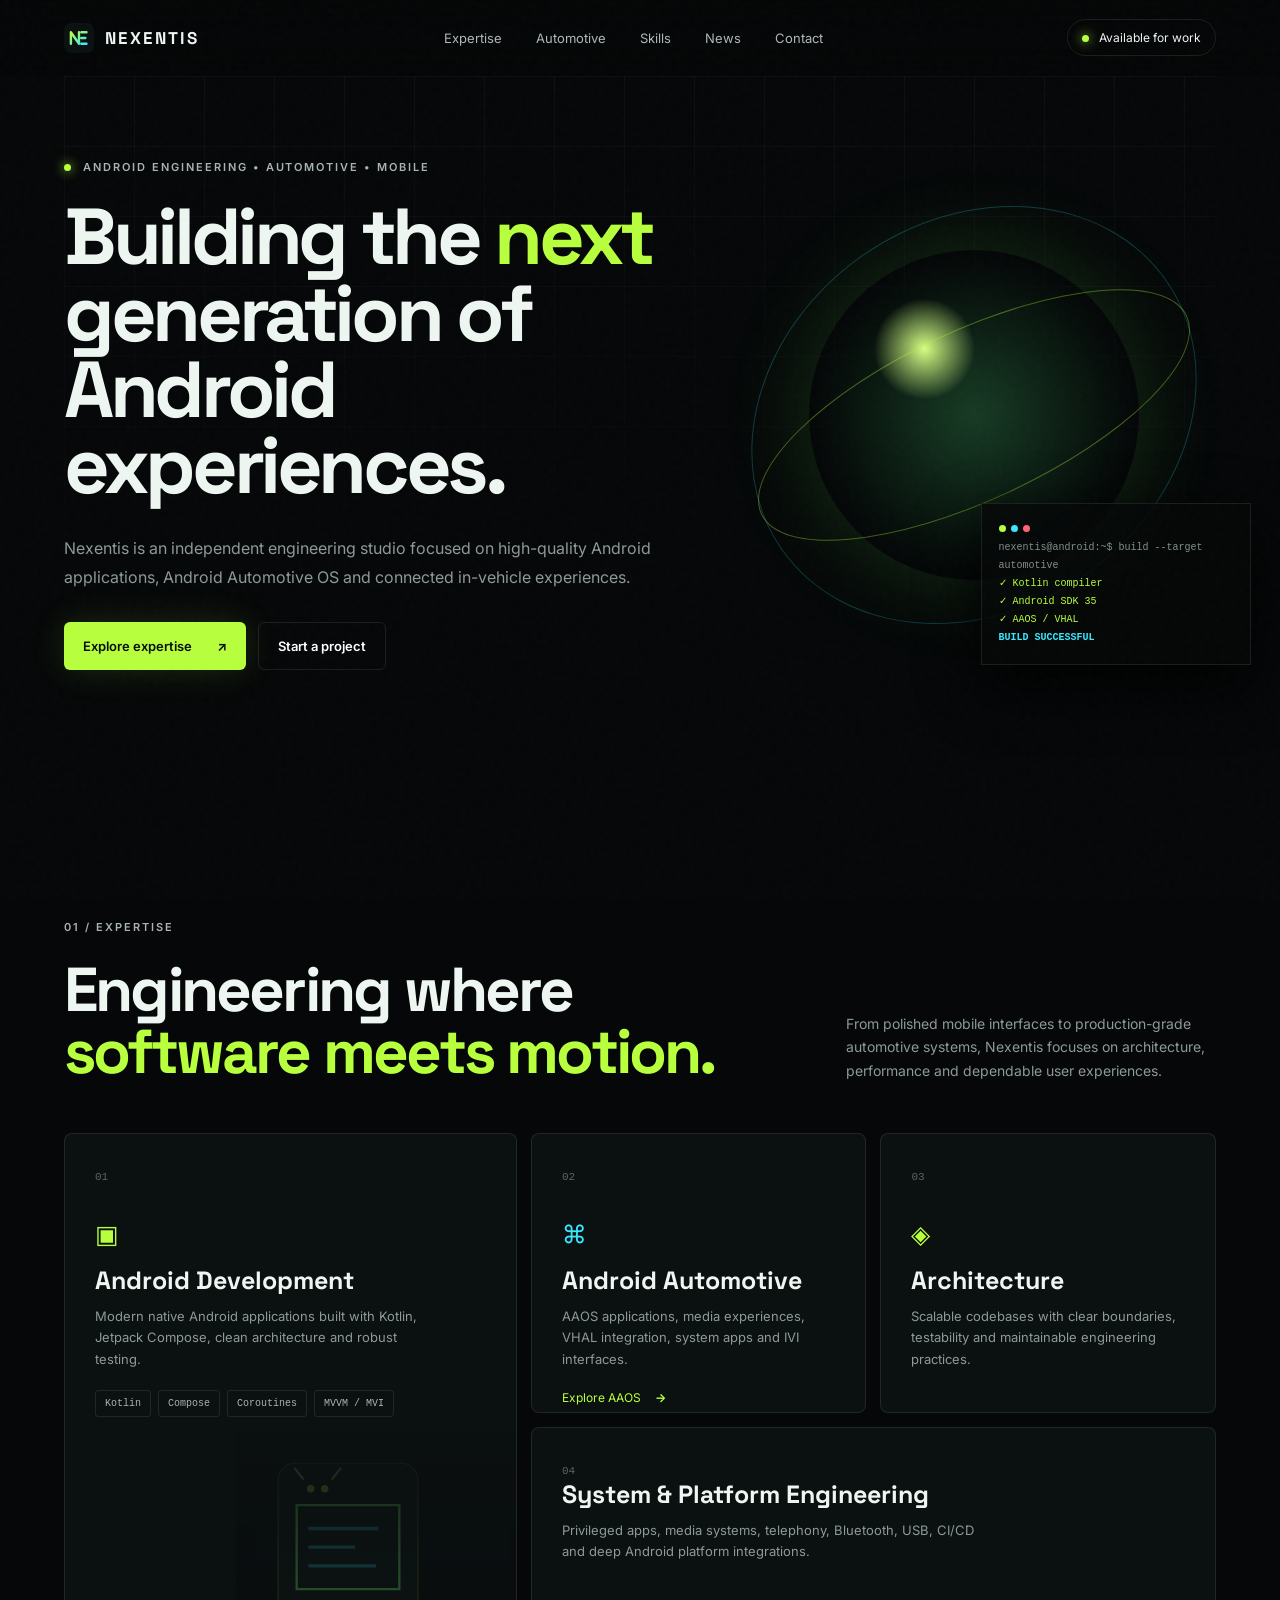
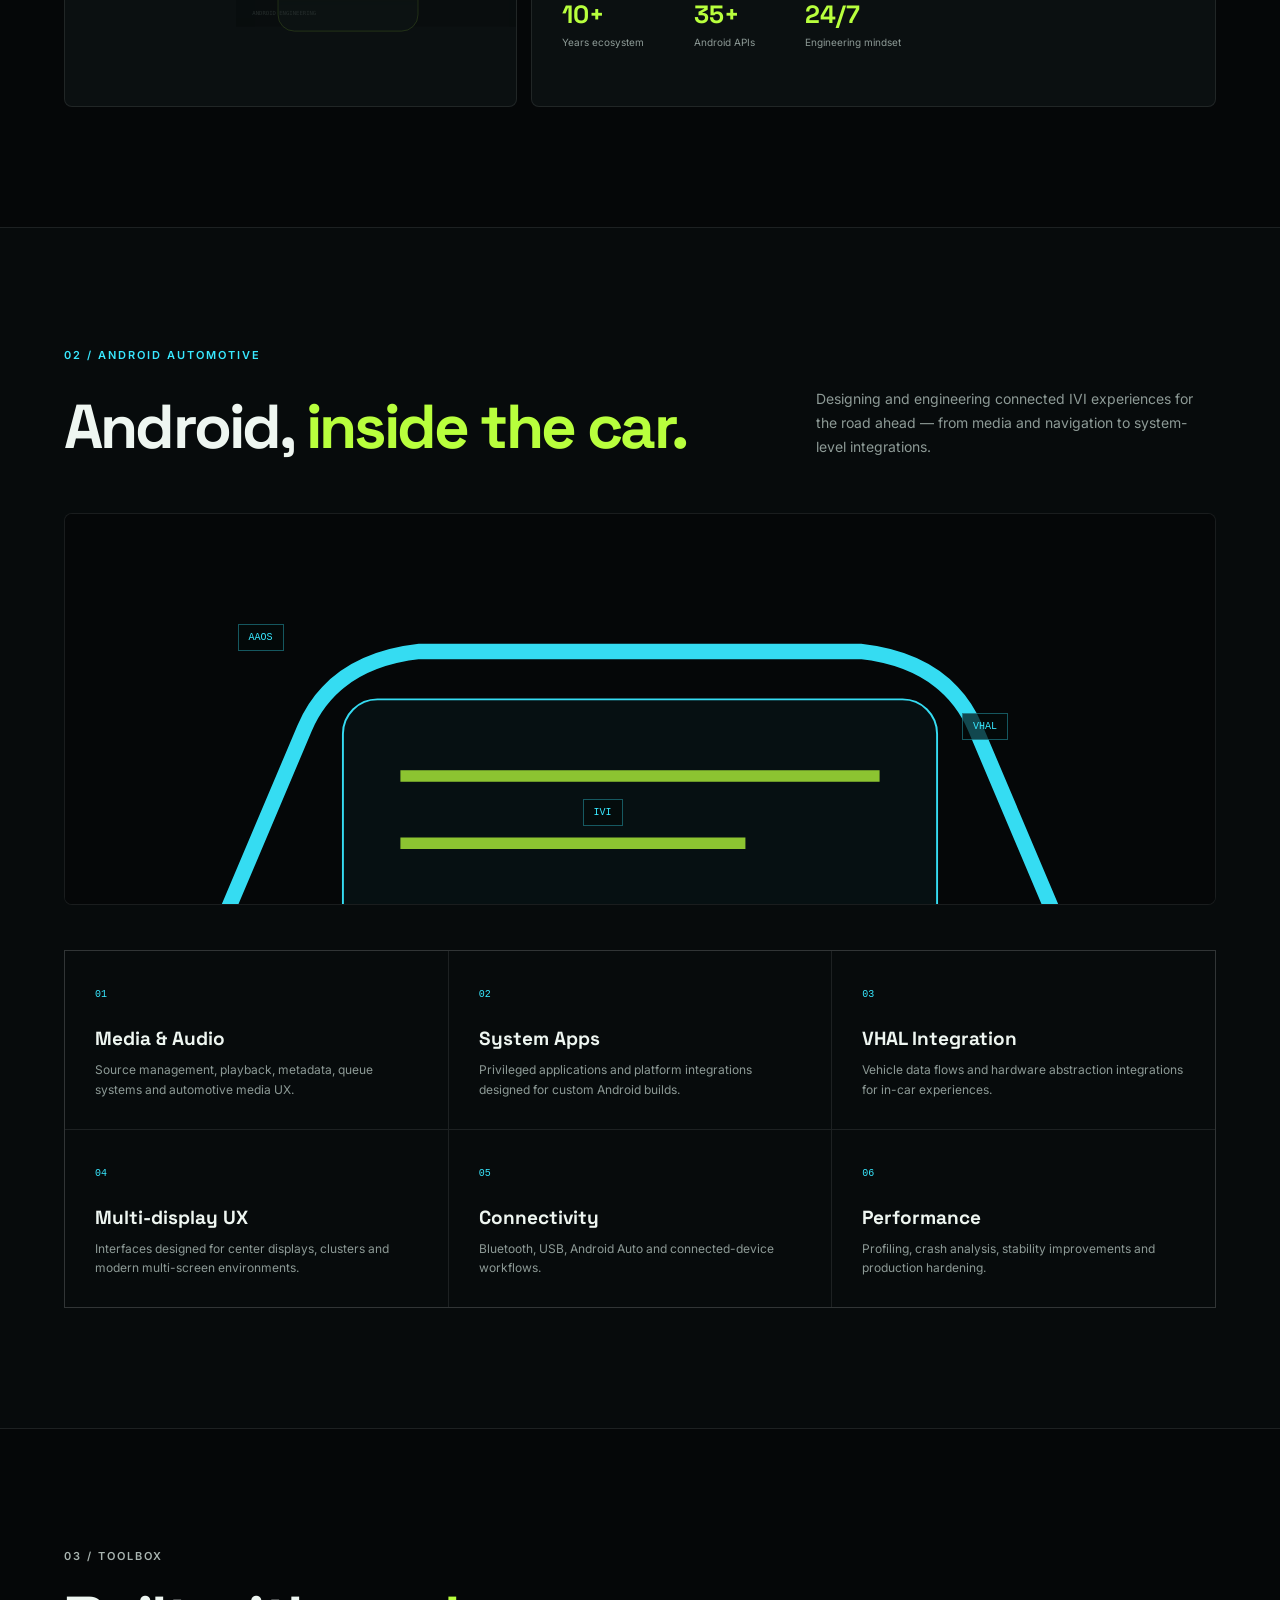
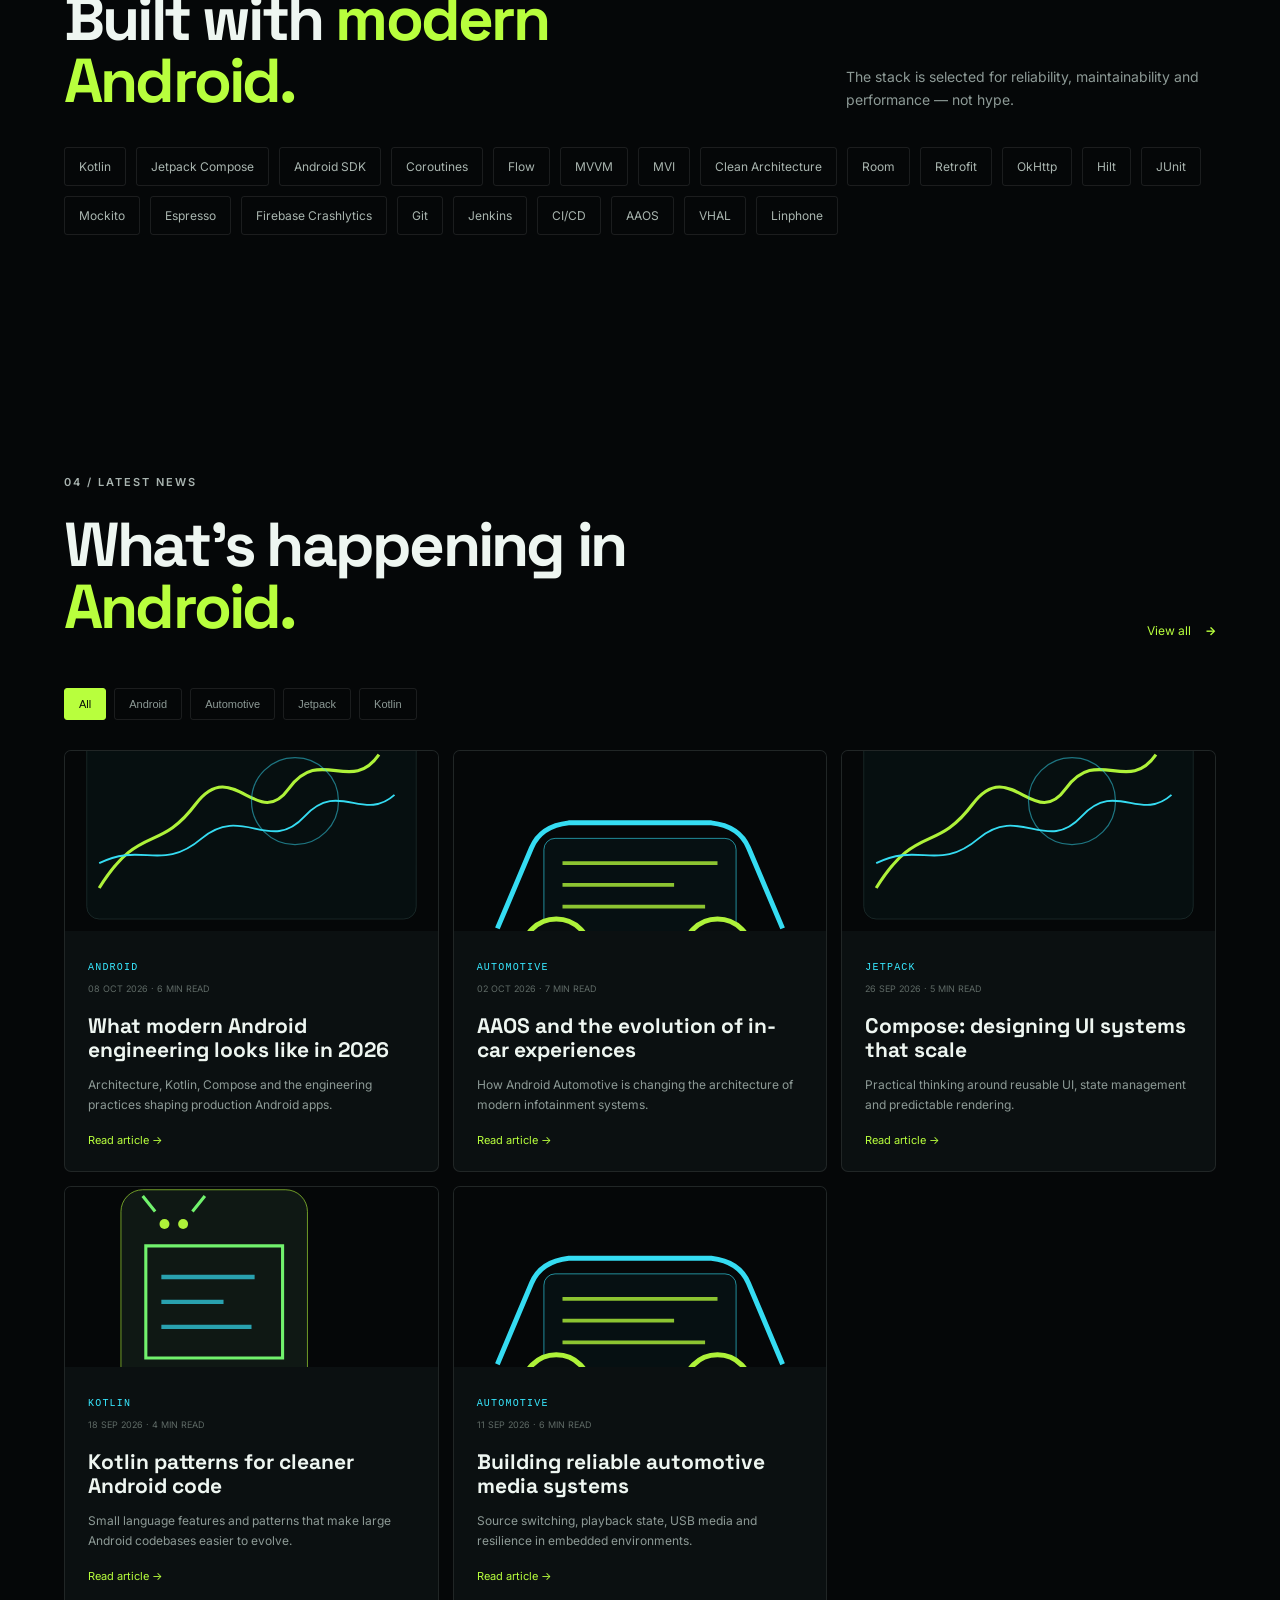
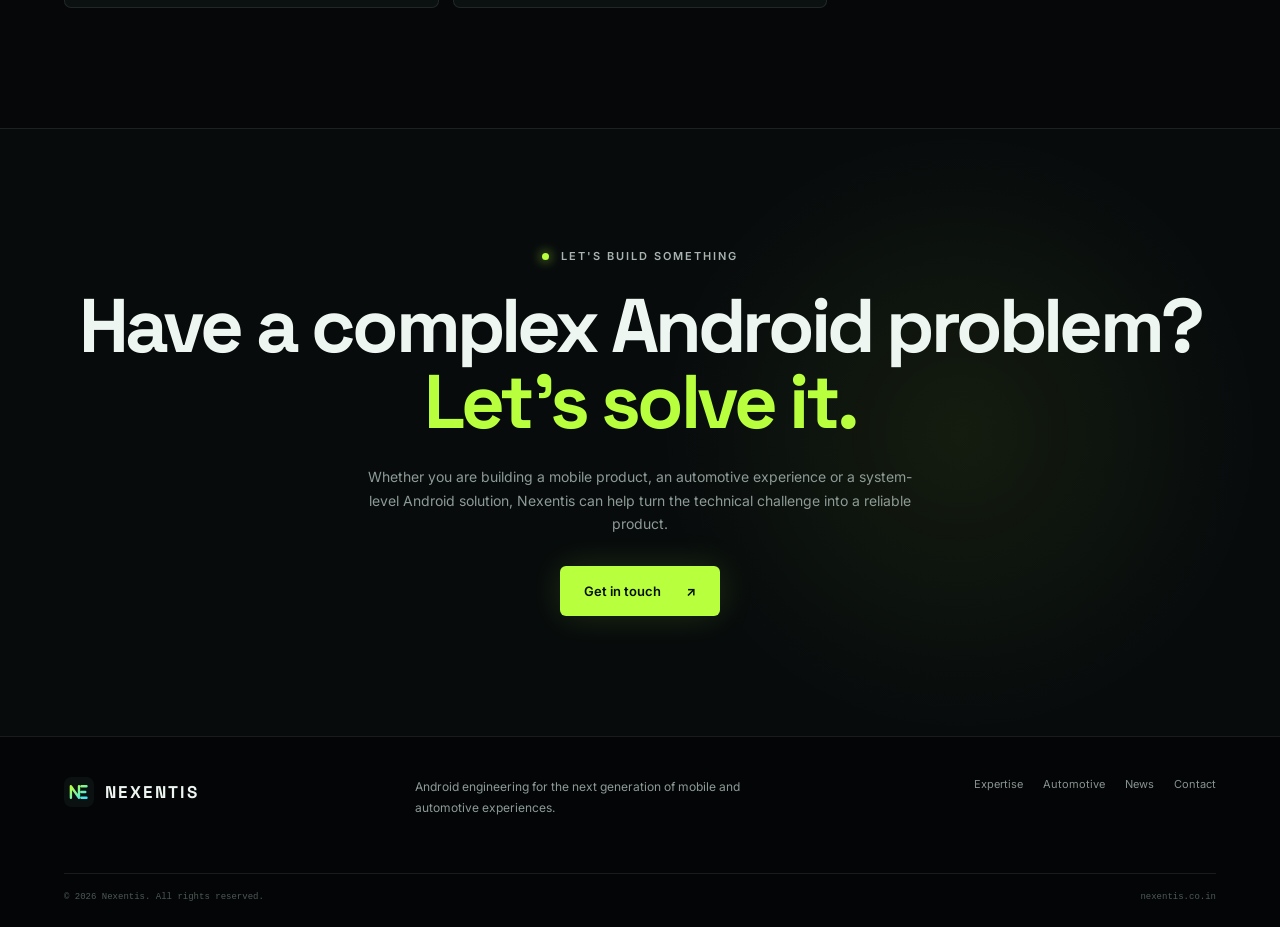
<file: index.html>
<!DOCTYPE html>
<html lang="en">
<head>
  <meta charset="UTF-8">
  <meta name="viewport" content="width=device-width, initial-scale=1.0">
  <meta name="description" content="Nexentis — Android development, Android Automotive and modern mobile engineering.">
  <meta name="theme-color" content="#050708">
  <title>Nexentis — Android & Automotive Engineering</title>
  <link rel="preconnect" href="https://fonts.googleapis.com">
  <link rel="preconnect" href="https://fonts.gstatic.com" crossorigin>
  <link href="https://fonts.googleapis.com/css2?family=Inter:wght@400;500;600;700&family=Space+Grotesk:wght@400;500;600;700&display=swap" rel="stylesheet">
  <link rel="stylesheet" href="style.css">
</head>
<body>
  <div class="noise"></div>

  <header class="site-header" id="header">
    <a class="brand" href="#home" aria-label="Nexentis home">
      <img src="[data-uri]" alt="Nexentis logo">
      <span>NEXENTIS</span>
    </a>
    <button class="menu-toggle" id="menuToggle" aria-label="Open menu">☰</button>
    <nav id="nav">
      <a href="#expertise">Expertise</a>
      <a href="#automotive">Automotive</a>
      <a href="#skills">Skills</a>
      <a href="#news">News</a>
      <a href="#contact">Contact</a>
    </nav>
    <a class="header-cta" href="#contact"><span></span> Available for work</a>
  </header>

  <main>
    <section class="hero section" id="home">
      <div class="hero-grid"></div>
      <div class="hero-copy">
        <div class="eyebrow"><span class="pulse"></span> ANDROID ENGINEERING • AUTOMOTIVE • MOBILE</div>
        <h1>Building the <em>next</em> generation of Android experiences.</h1>
        <p class="hero-text">Nexentis is an independent engineering studio focused on high-quality Android applications, Android Automotive OS and connected in-vehicle experiences.</p>
        <div class="hero-actions">
          <a class="btn btn-primary" href="#expertise">Explore expertise <b>↗</b></a>
          <a class="btn btn-ghost" href="#contact">Start a project</a>
        </div>
      </div>
      <div class="hero-visual">
        <div class="orb"></div>
        <div class="orbit orbit-a"></div>
        <div class="orbit orbit-b"></div>
        <div class="hero-terminal">
          <div><span class="dot green"></span><span class="dot cyan"></span><span class="dot red"></span></div>
          <code><span>nexentis</span>@android:~$ build --target automotive<br>
          <i>✓ Kotlin compiler</i><br>
          <i>✓ Android SDK 35</i><br>
          <i>✓ AAOS / VHAL</i><br>
          <strong>BUILD SUCCESSFUL</strong></code>
        </div>
      </div>
    </section>

    <section class="section" id="expertise">
      <div class="section-heading">
        <div>
          <div class="eyebrow">01 / EXPERTISE</div>
          <h2>Engineering where <span>software meets motion.</span></h2>
        </div>
        <p>From polished mobile interfaces to production-grade automotive systems, Nexentis focuses on architecture, performance and dependable user experiences.</p>
      </div>

      <div class="bento">
        <article class="feature-card android">
          <div class="card-glow"></div>
          <div class="card-content">
            <span class="number">01</span>
            <div class="icon-box">▣</div>
            <h3>Android Development</h3>
            <p>Modern native Android applications built with Kotlin, Jetpack Compose, clean architecture and robust testing.</p>
            <div class="tags"><span>Kotlin</span><span>Compose</span><span>Coroutines</span><span>MVVM / MVI</span></div>
          </div>
          <img src="[data-uri]" alt="" aria-hidden="true">
        </article>

        <article class="feature-card">
          <div class="card-content">
            <span class="number">02</span>
            <div class="icon-box cyan">⌘</div>
            <h3>Android Automotive</h3>
            <p>AAOS applications, media experiences, VHAL integration, system apps and IVI interfaces.</p>
            <a class="text-link" href="#automotive">Explore AAOS <b>→</b></a>
          </div>
        </article>

        <article class="feature-card">
          <div class="card-content">
            <span class="number">03</span>
            <div class="icon-box">◈</div>
            <h3>Architecture</h3>
            <p>Scalable codebases with clear boundaries, testability and maintainable engineering practices.</p>
          </div>
        </article>

        <article class="feature-card wide">
          <div class="card-content">
            <span class="number">04</span>
            <h3>System & Platform Engineering</h3>
            <p>Privileged apps, media systems, telephony, Bluetooth, USB, CI/CD and deep Android platform integrations.</p>
            <div class="mini-stats"><div><b>10+</b><small>Years ecosystem</small></div><div><b>35+</b><small>Android APIs</small></div><div><b>24/7</b><small>Engineering mindset</small></div></div>
          </div>
        </article>
      </div>
    </section>

    <section class="dark-section" id="automotive">
      <div class="section automotive-section">
        <div class="eyebrow cyan-text">02 / ANDROID AUTOMOTIVE</div>
        <div class="auto-heading">
          <h2>Android, <span>inside the car.</span></h2>
          <p>Designing and engineering connected IVI experiences for the road ahead — from media and navigation to system-level integrations.</p>
        </div>

        <div class="dashboard-art">
          <img src="[data-uri]" alt="Abstract futuristic automotive dashboard">
          <div class="dashboard-label label-a">AAOS</div>
          <div class="dashboard-label label-b">VHAL</div>
          <div class="dashboard-label label-c">IVI</div>
        </div>

        <div class="capability-grid">
          <div><b>01</b><h3>Media & Audio</h3><p>Source management, playback, metadata, queue systems and automotive media UX.</p></div>
          <div><b>02</b><h3>System Apps</h3><p>Privileged applications and platform integrations designed for custom Android builds.</p></div>
          <div><b>03</b><h3>VHAL Integration</h3><p>Vehicle data flows and hardware abstraction integrations for in-car experiences.</p></div>
          <div><b>04</b><h3>Multi-display UX</h3><p>Interfaces designed for center displays, clusters and modern multi-screen environments.</p></div>
          <div><b>05</b><h3>Connectivity</h3><p>Bluetooth, USB, Android Auto and connected-device workflows.</p></div>
          <div><b>06</b><h3>Performance</h3><p>Profiling, crash analysis, stability improvements and production hardening.</p></div>
        </div>
      </div>
    </section>

    <section class="section" id="skills">
      <div class="section-heading compact">
        <div><div class="eyebrow">03 / TOOLBOX</div><h2>Built with <span>modern Android.</span></h2></div>
        <p>The stack is selected for reliability, maintainability and performance — not hype.</p>
      </div>
      <div class="skill-cloud">
        <span>Kotlin</span><span>Jetpack Compose</span><span>Android SDK</span><span>Coroutines</span><span>Flow</span><span>MVVM</span><span>MVI</span><span>Clean Architecture</span><span>Room</span><span>Retrofit</span><span>OkHttp</span><span>Hilt</span><span>JUnit</span><span>Mockito</span><span>Espresso</span><span>Firebase Crashlytics</span><span>Git</span><span>Jenkins</span><span>CI/CD</span><span>AAOS</span><span>VHAL</span><span>Linphone</span></div>
    </section>

    <section class="section news-section" id="news">
      <div class="section-heading">
        <div><div class="eyebrow">04 / LATEST NEWS</div><h2>What’s happening in <span>Android.</span></h2></div>
        <a class="text-link" href="#news">View all <b>→</b></a>
      </div>
      <div class="filter-bar" id="filters">
        <button class="active" data-filter="all">All</button>
        <button data-filter="android">Android</button>
        <button data-filter="automotive">Automotive</button>
        <button data-filter="jetpack">Jetpack</button>
        <button data-filter="kotlin">Kotlin</button>
      </div>
      <div class="news-grid" id="newsGrid">
        <article class="news-card" data-tags="android kotlin">
          <img src="[data-uri]" alt="">
          <div class="news-body"><span>ANDROID</span><small>08 OCT 2026 · 6 MIN READ</small><h3>What modern Android engineering looks like in 2026</h3><p>Architecture, Kotlin, Compose and the engineering practices shaping production Android apps.</p><a href="#contact">Read article →</a></div>
        </article>
        <article class="news-card" data-tags="automotive">
          <img src="[data-uri]" alt="">
          <div class="news-body"><span>AUTOMOTIVE</span><small>02 OCT 2026 · 7 MIN READ</small><h3>AAOS and the evolution of in-car experiences</h3><p>How Android Automotive is changing the architecture of modern infotainment systems.</p><a href="#contact">Read article →</a></div>
        </article>
        <article class="news-card" data-tags="jetpack android">
          <img src="[data-uri]" alt="">
          <div class="news-body"><span>JETPACK</span><small>26 SEP 2026 · 5 MIN READ</small><h3>Compose: designing UI systems that scale</h3><p>Practical thinking around reusable UI, state management and predictable rendering.</p><a href="#contact">Read article →</a></div>
        </article>
        <article class="news-card" data-tags="kotlin android">
          <img src="[data-uri]" alt="">
          <div class="news-body"><span>KOTLIN</span><small>18 SEP 2026 · 4 MIN READ</small><h3>Kotlin patterns for cleaner Android code</h3><p>Small language features and patterns that make large Android codebases easier to evolve.</p><a href="#contact">Read article →</a></div>
        </article>
        <article class="news-card" data-tags="automotive android">
          <img src="[data-uri]" alt="">
          <div class="news-body"><span>AUTOMOTIVE</span><small>11 SEP 2026 · 6 MIN READ</small><h3>Building reliable automotive media systems</h3><p>Source switching, playback state, USB media and resilience in embedded environments.</p><a href="#contact">Read article →</a></div>
        </article>
      </div>
    </section>

    <section class="cta-section" id="contact">
      <div class="section cta-inner">
        <div class="eyebrow"><span class="pulse"></span> LET'S BUILD SOMETHING</div>
        <h2>Have a complex Android problem?<br><span>Let's solve it.</span></h2>
        <p>Whether you are building a mobile product, an automotive experience or a system-level Android solution, Nexentis can help turn the technical challenge into a reliable product.</p>
        <a class="btn btn-primary large" href="mailto:hello@nexentis.co.in">Get in touch <b>↗</b></a>
      </div>
    </section>
  </main>

  <footer>
    <div class="footer-top">
      <a class="brand" href="#home"><img src="[data-uri]" alt=""><span>NEXENTIS</span></a>
      <p>Android engineering for the next generation of mobile and automotive experiences.</p>
      <div class="footer-links"><a href="#expertise">Expertise</a><a href="#automotive">Automotive</a><a href="#news">News</a><a href="#contact">Contact</a></div>
    </div>
    <div class="footer-bottom"><span>© 2026 Nexentis. All rights reserved.</span><span>nexentis.co.in</span></div>
  </footer>

  <script src="script.js"></script>
</body>
</html>
</file>
<file: style.css>
:root{
  --bg:#050708;--panel:#0b1011;--panel2:#0e1516;--text:#eef6f1;--muted:#8d9a96;
  --green:#b8ff3d;--green2:#78ff73;--cyan:#38e8ff;--line:rgba(255,255,255,.09);
  --font-display:"Space Grotesk",sans-serif;--font-body:"Inter",sans-serif;
}
*{box-sizing:border-box;margin:0;padding:0}
html{scroll-behavior:smooth}
body{background:var(--bg);color:var(--text);font-family:var(--font-body);overflow-x:hidden}
a{color:inherit;text-decoration:none}
.noise{position:fixed;inset:0;pointer-events:none;opacity:.035;z-index:100;background-image:url("data:image/svg+xml,%3Csvg viewBox='0 0 180 180' xmlns='http://www.w3.org/2000/svg'%3E%3Cfilter id='n'%3E%3CfeTurbulence type='fractalNoise' baseFrequency='.9' numOctaves='3' stitchTiles='stitch'/%3E%3C/filter%3E%3Crect width='100%25' height='100%25' filter='url(%23n)' opacity='.6'/%3E%3C/svg%3E")}
.site-header{position:fixed;top:0;left:0;right:0;height:76px;display:flex;align-items:center;padding:0 5%;z-index:50;background:rgba(5,7,8,.72);backdrop-filter:blur(18px);border-bottom:1px solid transparent;transition:.3s}
.site-header.scrolled{border-color:var(--line)}
.brand{display:flex;align-items:center;gap:11px;font:700 17px var(--font-display);letter-spacing:.14em}
.brand img{width:30px;height:30px}
nav{display:flex;gap:34px;margin:auto;font-size:13px;color:#aeb9b5}
nav a{transition:.2s}nav a:hover{color:var(--green)}
.header-cta{font-size:12px;border:1px solid var(--line);padding:10px 14px;border-radius:999px}
.header-cta span,.pulse{display:inline-block;width:7px;height:7px;border-radius:50%;background:var(--green);box-shadow:0 0 12px var(--green);margin-right:7px}
.menu-toggle{display:none;background:none;border:0;color:white;font-size:25px}
.section{width:min(1180px,90%);margin:auto;padding:120px 0}
.hero{min-height:800px;display:flex;align-items:center;position:relative;padding-top:150px}
.hero-grid{position:absolute;inset:76px 0 0;background-image:linear-gradient(rgba(255,255,255,.035) 1px,transparent 1px),linear-gradient(90deg,rgba(255,255,255,.035) 1px,transparent 1px);background-size:70px 70px;mask-image:linear-gradient(to bottom,black,transparent 80%);pointer-events:none}
.hero-copy{width:58%;position:relative;z-index:2}
.eyebrow{font:600 11px var(--font-body);letter-spacing:.18em;color:#a9b4b0;margin-bottom:25px}
.cyan-text{color:var(--cyan)}
h1,h2,h3{font-family:var(--font-display)}
h1{font-size:clamp(50px,6.2vw,86px);line-height:.96;letter-spacing:-.055em;max-width:850px}
h1 em{font-style:normal;color:var(--green)}
.hero-text{font-size:16px;line-height:1.8;color:var(--muted);max-width:650px;margin:30px 0}
.hero-actions{display:flex;gap:12px}
.btn{display:inline-flex;align-items:center;gap:25px;padding:15px 19px;border-radius:6px;font-size:13px;font-weight:600}
.btn-primary{background:var(--green);color:#071006;box-shadow:0 0 35px rgba(184,255,61,.14)}
.btn-primary:hover{box-shadow:0 0 45px rgba(184,255,61,.32);transform:translateY(-1px)}
.btn-ghost{border:1px solid var(--line);color:white}.btn-ghost:hover{border-color:#52605b}
.hero-visual{position:absolute;right:-3%;width:48%;height:560px;display:grid;place-items:center}
.orb{width:330px;height:330px;border-radius:50%;background:radial-gradient(circle at 35% 30%,#d7ff83,transparent 16%),radial-gradient(circle,#173b24 0,#07110c 55%,transparent 70%);box-shadow:0 0 90px rgba(108,255,88,.16)}
.orbit{position:absolute;border:1px solid rgba(184,255,61,.35);border-radius:50%;transform:rotate(-25deg)}
.orbit-a{width:470px;height:170px}.orbit-b{width:390px;height:470px;transform:rotate(55deg);border-color:rgba(56,232,255,.22)}
.hero-terminal{position:absolute;right:0;bottom:30px;width:270px;padding:17px;background:rgba(5,8,8,.84);border:1px solid var(--line);box-shadow:0 20px 60px #000;font:10px monospace;color:#82908b;line-height:1.8}
.hero-terminal i{color:var(--green);font-style:normal}.hero-terminal strong{color:var(--cyan)}.dot{width:7px;height:7px;border-radius:50%;display:inline-block;margin-right:5px}.dot.green{background:var(--green)}.dot.cyan{background:var(--cyan)}.dot.red{background:#ff6377}
.section-heading{display:flex;justify-content:space-between;gap:50px;align-items:end;margin-bottom:50px}.section-heading>div{max-width:720px}.section-heading h2,.auto-heading h2{font-size:clamp(38px,5vw,62px);line-height:1;letter-spacing:-.045em}.section-heading h2 span,.auto-heading h2 span{color:var(--green)}.section-heading>p{max-width:370px;color:var(--muted);line-height:1.7;font-size:14px}
.bento{display:grid;grid-template-columns:1.35fr 1fr 1fr;grid-auto-rows:280px;gap:14px}
.feature-card{background:var(--panel);border:1px solid var(--line);border-radius:8px;position:relative;overflow:hidden;transition:.35s}
.feature-card:hover{border-color:rgba(184,255,61,.4);box-shadow:0 15px 60px rgba(0,0,0,.25);transform:translateY(-3px)}
.feature-card.android{grid-row:span 2}.feature-card.wide{grid-column:span 2}
.card-content{padding:30px;position:relative;z-index:2}.number{font:11px monospace;color:#59645f}.icon-box{margin:35px 0 15px;color:var(--green);font-size:25px}.icon-box.cyan{color:var(--cyan)}
.feature-card h3{font-size:25px;margin-bottom:10px}.feature-card p{font-size:13px;line-height:1.65;color:var(--muted);max-width:430px}.feature-card.android p{max-width:330px}
.feature-card>img{position:absolute;right:0;bottom:0;width:62%;height:62%;opacity:.4;mask-image:linear-gradient(to top,black,transparent 95%)}.tags{display:flex;gap:7px;flex-wrap:wrap;margin-top:20px}.tags span,.skill-cloud span{font:10px monospace;color:#a9b5af;border:1px solid var(--line);padding:7px 9px;border-radius:3px}
.text-link{font-size:12px;color:var(--green);display:inline-flex;gap:14px;margin-top:20px}.mini-stats{display:flex;gap:50px;margin-top:35px}.mini-stats b{display:block;font:700 25px var(--font-display);color:var(--green)}.mini-stats small{color:var(--muted);font-size:10px}
.dark-section{background:#070b0c;border-top:1px solid var(--line);border-bottom:1px solid var(--line)}
.auto-heading{display:flex;justify-content:space-between;align-items:end;gap:50px}.auto-heading p{max-width:400px;color:var(--muted);line-height:1.7;font-size:14px}
.dashboard-art{margin:55px 0 45px;position:relative;border:1px solid var(--line);border-radius:8px;overflow:hidden;background:#030708}.dashboard-art img{display:block;width:100%;height:390px;object-fit:cover}.dashboard-label{position:absolute;font:10px monospace;color:var(--cyan);border:1px solid rgba(56,232,255,.35);padding:7px 10px;background:rgba(3,10,11,.7)}.label-a{top:28%;left:15%}.label-b{top:51%;right:18%}.label-c{bottom:20%;left:45%}
.capability-grid{display:grid;grid-template-columns:repeat(3,1fr);gap:1px;background:var(--line);border:1px solid var(--line)}.capability-grid>div{background:#070b0c;padding:30px;min-height:175px}.capability-grid b{font:10px monospace;color:var(--cyan)}.capability-grid h3{font-size:19px;margin:25px 0 9px}.capability-grid p{font-size:12px;color:var(--muted);line-height:1.6}
.compact{margin-bottom:35px}.skill-cloud{display:flex;flex-wrap:wrap;gap:10px}.skill-cloud span{font-family:var(--font-body);font-size:12px;padding:11px 14px;transition:.25s}.skill-cloud span:hover{border-color:var(--green);color:var(--green);box-shadow:0 0 20px rgba(184,255,61,.08)}
.filter-bar{display:flex;gap:8px;margin-bottom:30px}.filter-bar button{background:transparent;border:1px solid var(--line);color:var(--muted);padding:9px 14px;border-radius:3px;font-size:11px;cursor:pointer}.filter-bar button.active,.filter-bar button:hover{color:#071006;background:var(--green);border-color:var(--green)}
.news-grid{display:grid;grid-template-columns:repeat(3,1fr);gap:14px}.news-card{background:var(--panel);border:1px solid var(--line);overflow:hidden;border-radius:7px;transition:.3s}.news-card:hover{transform:translateY(-3px);border-color:rgba(56,232,255,.3)}.news-card img{width:100%;height:180px;display:block;object-fit:cover}.news-body{padding:23px}.news-body>span{font:10px monospace;color:var(--cyan);letter-spacing:.12em}.news-body small{display:block;color:#5f6a66;font-size:9px;margin:9px 0 20px}.news-body h3{font-size:21px;line-height:1.15}.news-body p{font-size:12px;color:var(--muted);line-height:1.65;margin:13px 0}.news-body a{font-size:11px;color:var(--green)}
.cta-section{border-top:1px solid var(--line);background:radial-gradient(circle at 75% 50%,rgba(184,255,61,.07),transparent 30%),#070b0c}.cta-inner{text-align:center;display:flex;flex-direction:column;align-items:center}.cta-inner h2{font-size:clamp(40px,6vw,76px);line-height:1;letter-spacing:-.05em}.cta-inner h2 span{color:var(--green)}.cta-inner p{max-width:570px;color:var(--muted);line-height:1.7;margin:25px 0 30px;font-size:14px}.btn.large{padding:17px 24px}
footer{border-top:1px solid var(--line);padding:40px 5% 25px;background:#030506}.footer-top{display:grid;grid-template-columns:1fr 1.4fr 1fr;gap:30px;align-items:start}.footer-top p{font-size:12px;color:var(--muted);line-height:1.7;max-width:330px}.footer-links{display:flex;justify-content:flex-end;gap:20px;font-size:11px;color:#87928e}.footer-links a:hover{color:var(--green)}.footer-bottom{display:flex;justify-content:space-between;margin-top:55px;padding-top:18px;border-top:1px solid var(--line);font:9px monospace;color:#4e5955}
@media(max-width:900px){nav{gap:16px}.header-cta{display:none}.hero{min-height:850px}.hero-copy{width:100%}.hero-visual{opacity:.35;width:70%;right:-12%;top:240px}.bento{grid-template-columns:1fr 1fr}.feature-card.android{grid-row:span 2}.feature-card.wide{grid-column:span 2}.news-grid{grid-template-columns:1fr 1fr}.footer-top{grid-template-columns:1fr 1fr}.footer-links{justify-content:flex-start}}
@media(max-width:650px){.site-header{height:65px}.menu-toggle{display:block;margin-left:auto}.site-header nav{display:none;position:absolute;top:65px;left:0;right:0;background:#070a0b;padding:20px 5%;flex-direction:column;border-bottom:1px solid var(--line)}.site-header nav.open{display:flex}.hero{padding-top:120px;min-height:760px}.hero-copy{z-index:3}.hero-visual{width:100%;right:-35%;top:260px}.hero-actions{flex-direction:column;align-items:flex-start}.section{padding:80px 0}.section-heading,.auto-heading{display:block}.section-heading>p,.auto-heading p{margin-top:20px}.bento{grid-template-columns:1fr;grid-auto-rows:auto}.feature-card,.feature-card.android,.feature-card.wide{grid-column:auto;grid-row:auto;min-height:270px}.feature-card.android{min-height:420px}.capability-grid{grid-template-columns:1fr}.dashboard-art img{height:240px}.news-grid{grid-template-columns:1fr}.filter-bar{overflow:auto;padding-bottom:5px}.footer-top{grid-template-columns:1fr}.footer-links{flex-wrap:wrap}.footer-bottom{gap:15px;flex-direction:column}.mini-stats{gap:25px}}
</file>
